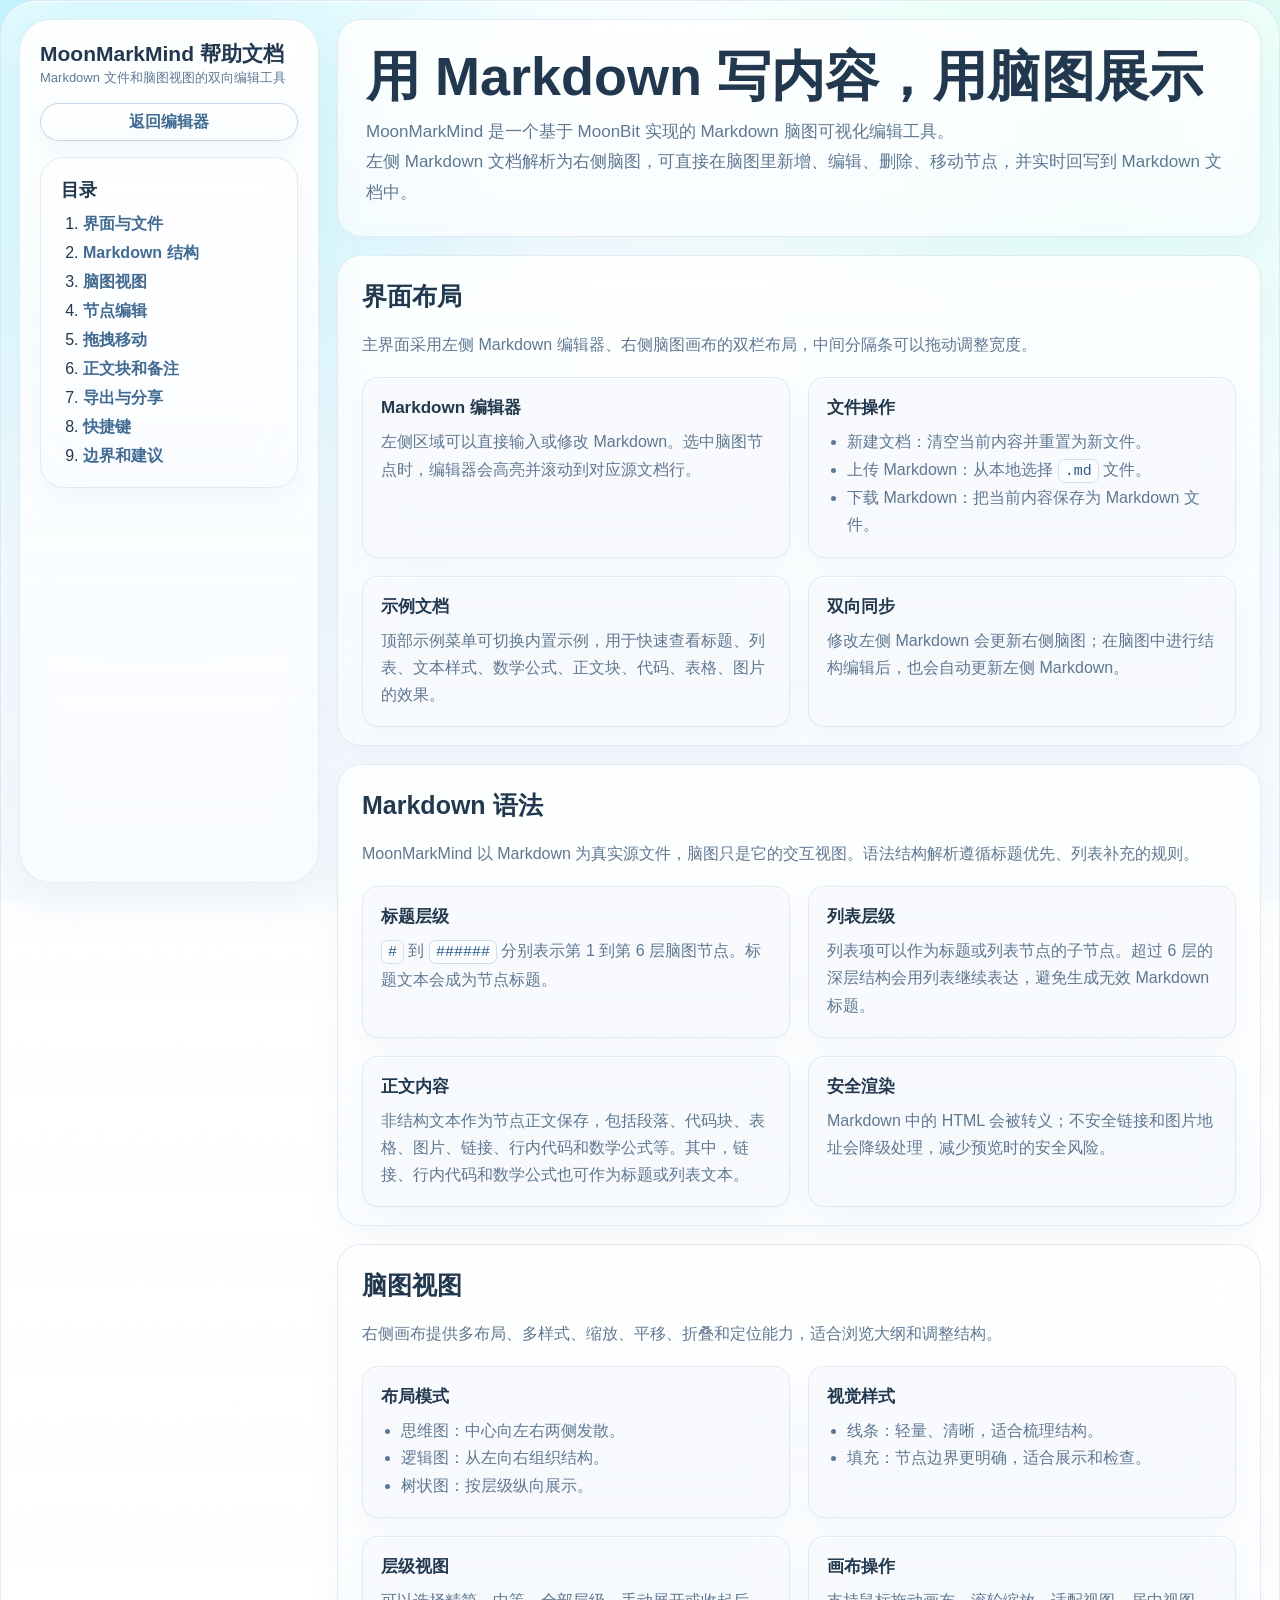
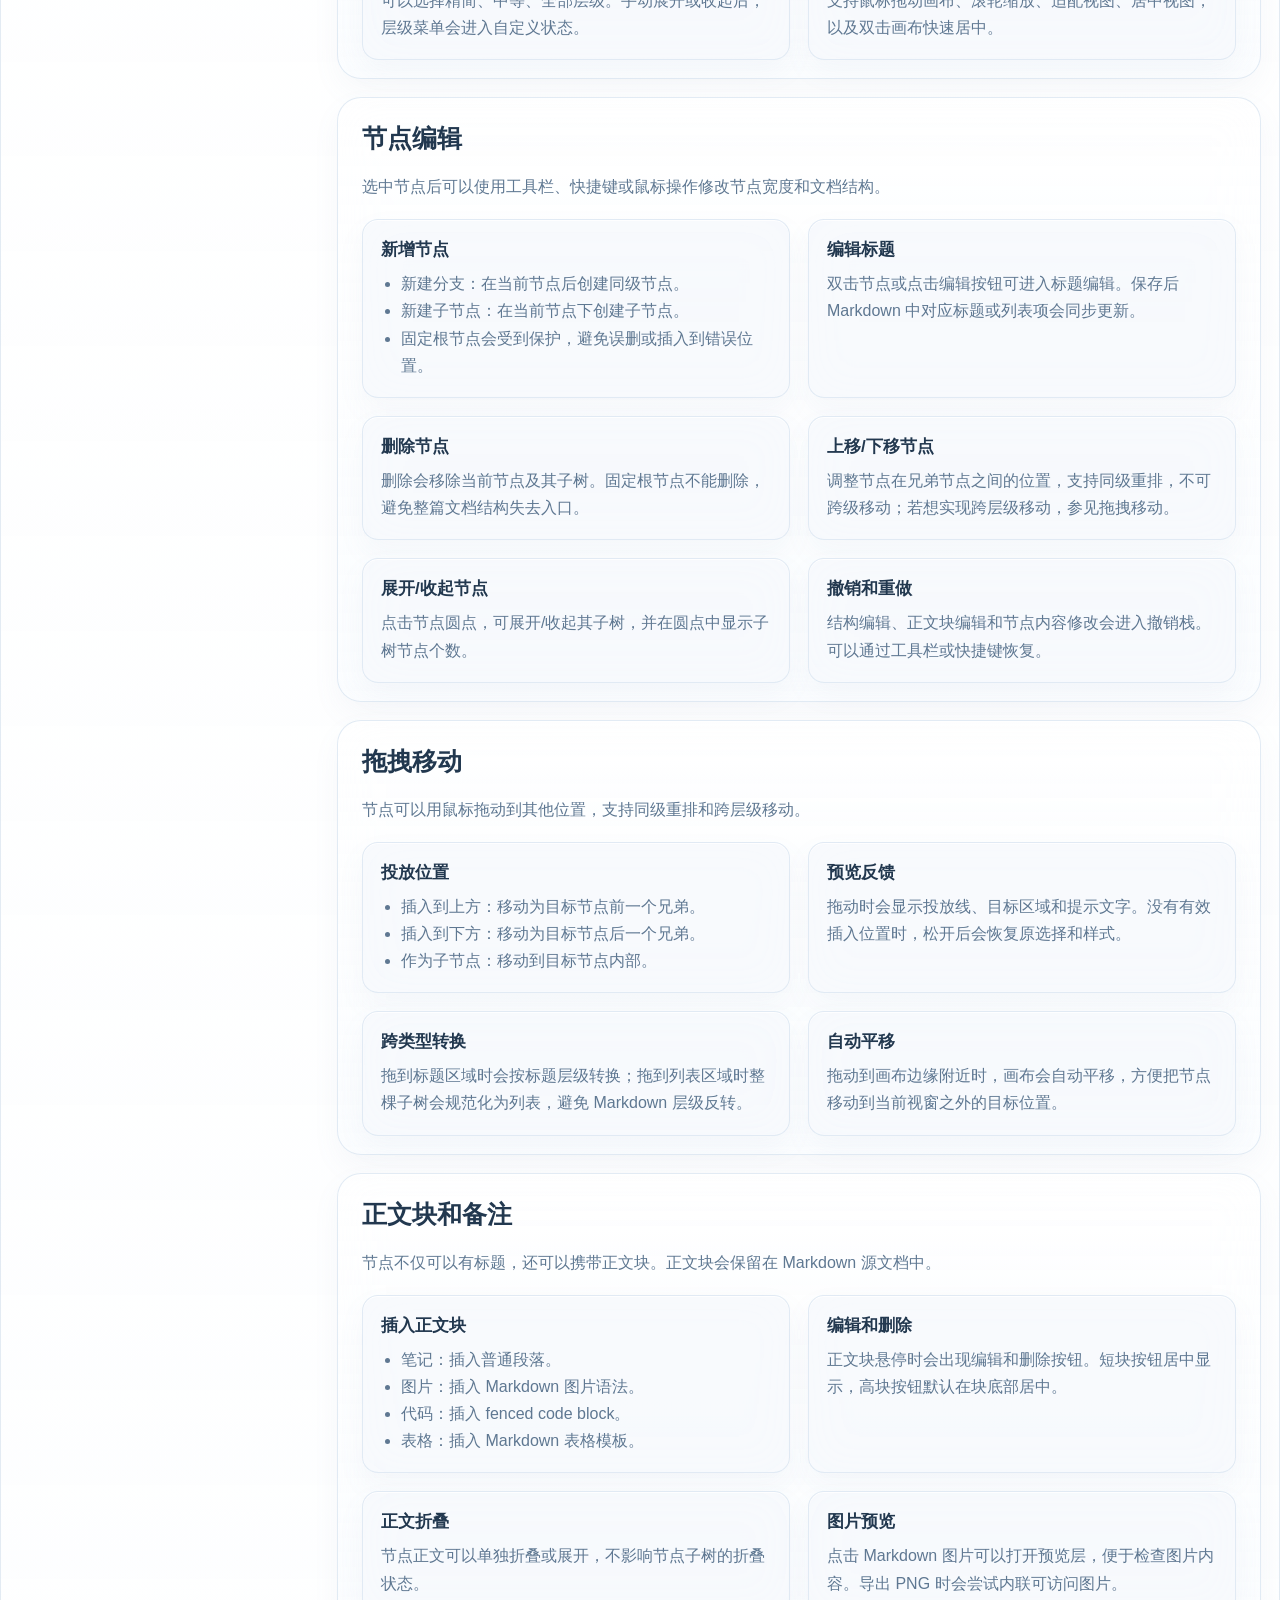
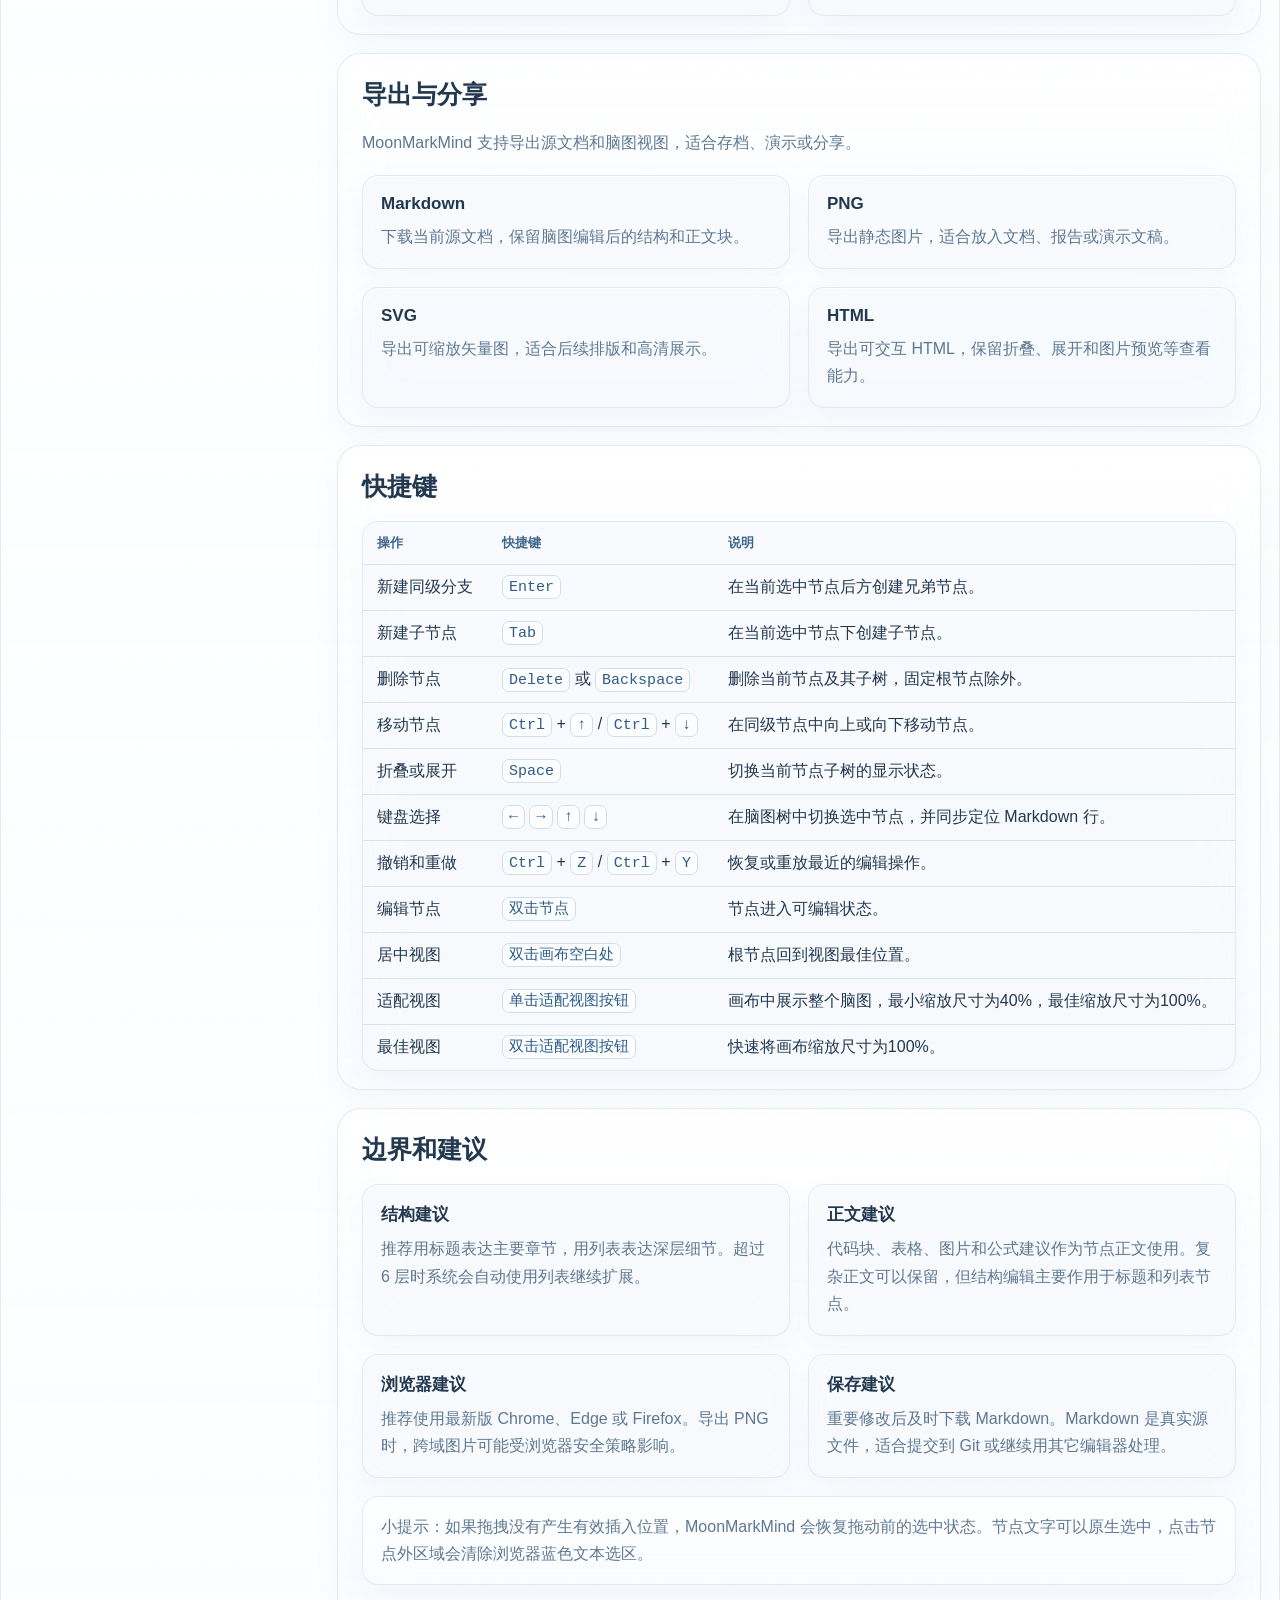
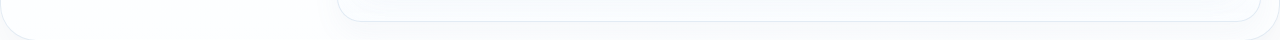
<file: web/help.html>
<!doctype html>
<html lang="zh-CN">
  <head>
    <meta charset="utf-8" />
    <meta name="viewport" content="width=device-width, initial-scale=1" />
    <link rel="icon" type="image/png" href="./logo.png?v=20260419" />
    <link rel="apple-touch-icon" href="./logo.png?v=20260419" />
    <title>MoonMarkMind 帮助文档</title>
    <style>
      :root {
        color-scheme: light;
        --ink: #22384f;
        --muted: #5f7892;
        --soft: rgba(255, 255, 255, 0.74);
        --softer: rgba(249, 252, 255, 0.62);
        --line: rgba(223, 233, 243, 0.9);
        --accent: #4fa9e8;
        --accent-strong: #2e74b5;
        --shadow: inset 0 1px 0 rgba(255, 255, 255, 0.88), 0 12px 28px rgba(120, 139, 164, 0.06);
      }

      * {
        box-sizing: border-box;
      }

      html,
      body {
        min-height: 100%;
        scroll-behavior: smooth;
      }

      body {
        margin: 0;
        color: var(--ink);
        font-family: "Segoe UI", "PingFang SC", "Microsoft YaHei", sans-serif;
        background: radial-gradient(circle at 12% 16%, rgba(116, 226, 255, 0.58) 0%, rgba(116, 226, 255, 0.34) 16%, rgba(116, 226, 255, 0.08) 30%, transparent 42%), radial-gradient(circle at 86% 14%, rgba(140, 255, 206, 0.46) 0%, rgba(140, 255, 206, 0.24) 14%, rgba(140, 255, 206, 0.06) 28%, transparent 40%), linear-gradient(180deg, #f6fcff 0%, #edf6ff 52%, #eef6ff 100%);
        background-attachment: fixed;
        letter-spacing: 0;
      }

      a {
        color: var(--accent-strong);
        text-decoration: none;
      }

      a:hover {
        text-decoration: underline;
      }

      .shell {
        display: grid;
        grid-template-columns: 300px minmax(0, 1fr);
        gap: 18px;
        width: 100%;
        min-height: 100vh;
        margin: 0 auto;
        padding: 18px;
        border: 1px solid rgba(221, 231, 241, 0.8);
        border-radius: 36px;
        background: linear-gradient(180deg, rgba(255, 255, 255, 0.5), rgba(247, 251, 255, 0.3));
        box-shadow: inset 0 1px 0 rgba(255, 255, 255, 0.82), 0 24px 60px rgba(120, 139, 164, 0.1);
        backdrop-filter: blur(26px) saturate(125%);
      }

      .sidebar {
        position: sticky;
        top: 18px;
        z-index: 5;
        display: flex;
        flex-direction: column;
        align-items: center;
        justify-content: flex-start;
        gap: 16px;
        height: calc(100vh - 36px);
        padding: 20px;
        border: 1px solid rgba(222, 232, 242, 0.84);
        border-radius: 32px;
        background: linear-gradient(180deg, rgba(255, 255, 255, 0.92), rgba(248, 251, 255, 0.84));
        box-shadow: inset 0 1px 0 rgba(255, 255, 255, 0.9), 0 18px 46px rgba(120, 139, 164, 0.09);
        backdrop-filter: blur(22px) saturate(122%);
        overflow: auto;
      }

      .brand {
        display: flex;
        flex-direction: column;
        gap: 2px;
        width: 100%;
        min-width: 0;
      }

      .brand strong {
        font-size: 21px;
        line-height: 1.3;
      }

      .brand span {
        color: var(--muted);
        font-size: 13px;
      }

      .back-link {
        display: inline-flex;
        align-items: center;
        justify-content: center;
        width: 100%;
        min-height: 38px;
        padding: 0 15px;
        border: 1px solid rgba(177, 202, 225, 0.72);
        border-radius: 19px;
        background: linear-gradient(180deg, rgba(255, 255, 255, 0.7), rgba(245, 249, 253, 0.42));
        box-shadow: inset 0 1px 0 rgba(255, 255, 255, 0.78), 0 8px 20px rgba(120, 139, 164, 0.08);
        color: #416b92;
        font-weight: 700;
        white-space: nowrap;
      }

      .hero {
        margin-bottom: 18px;
      }

      .intro,
      .toc,
      .section,
      .feature-card,
      .shortcut-table,
      .notice {
        border: 1px solid var(--line);
        background: linear-gradient(180deg, rgba(255, 255, 255, 0.74), rgba(249, 252, 255, 0.62));
        box-shadow: var(--shadow);
        backdrop-filter: blur(22px) saturate(122%);
      }

      .intro {
        padding: 28px;
        border-radius: 24px;
      }

      .intro h1 {
        margin: 0 0 12px;
        font-size: clamp(32px, 5vw, 54px);
        line-height: 1.05;
      }

      .intro p {
        
        margin: 0;
        color: var(--muted);
        font-size: 17px;
        line-height: 1.8;
      }

      .toc {
        width: 100%;
        padding: 20px;
        border-radius: 24px;
      }

      .toc h2 {
        margin: 0 0 12px;
        font-size: 18px;
      }

      .toc ol {
        display: grid;
        gap: 8px;
        margin: 0;
        padding-left: 22px;
      }

      .toc a {
        color: #416b92;
        font-weight: 700;
      }

      .section {
        margin-top: 18px;
        padding: 24px 24px 18px;
        border-radius: 24px;
        scroll-margin-top: 18px;
      }

      .section h2 {
        margin: 0 0 18px;
        font-size: 25px;
      }

      .section > p {
        margin: 0 0 18px;
        color: var(--muted);
        line-height: 1.75;
      }

      .grid {
        display: grid;
        grid-template-columns: repeat(2, minmax(0, 1fr));
        gap: 18px;
      }

      .feature-card {
        padding: 18px;
        border-radius: 16px;
        background: rgba(247, 250, 253, 0.84);
      }

      .feature-card h3 {
        margin: 0 0 9px;
        font-size: 17px;
      }

      .feature-card p,
      .feature-card li {
        color: var(--muted);
        line-height: 1.7;
      }

      .feature-card p {
        margin: 0;
      }

      .feature-card ul {
        margin: 0;
        padding-left: 20px;
      }

      .shortcut-table {
        width: 100%;
        border-collapse: separate;
        border-spacing: 0;
        overflow: hidden;
        border-radius: 16px;
        background: rgba(247, 250, 253, 0.84);
      }

      .shortcut-table th,
      .shortcut-table td {
        padding: 12px 14px;
        border-bottom: 1px solid rgba(190, 211, 231, 0.58);
        text-align: left;
        vertical-align: top;
      }

      .shortcut-table th {
        color: #3e668c;
        font-size: 13px;
        text-transform: uppercase;
      }

      .shortcut-table tr:last-child td {
        border-bottom: 0;
      }

      code {
        padding: 2px 6px;
        border: 1px solid rgba(171, 199, 224, 0.56);
        border-radius: 7px;
        background: rgba(255, 255, 255, 0.7);
        color: #2e5d8a;
        font-family: "Cascadia Code", "Consolas", monospace;
        font-size: 0.94em;
      }

      .section > .notice {
        margin-top: 18px;
        padding: 16px 18px;
        border-radius: 16px;
        color: var(--muted);
        line-height: 1.7;
        background: linear-gradient(180deg, rgba(255, 255, 255, 0.74), rgba(249, 252, 255, 0.62));
      }

      @media (max-width: 820px) {
        .shell {
          display: block;
          padding: 14px;
          border-radius: 28px;
        }

        .grid {
          grid-template-columns: 1fr;
        }

        .sidebar {
          position: static;
          align-items: flex-start;
          height: auto;
          margin-bottom: 18px;
        }

        .intro,
        .section {
          padding: 20px;
        }

        .shortcut-table {
          display: block;
          overflow-x: auto;
        }
      }
    </style>
  </head>
  <body>
    <main class="shell">
      <aside class="sidebar" aria-label="帮助导航">
        <div class="brand">
          <strong>MoonMarkMind 帮助文档</strong>
          <span>Markdown 文件和脑图视图的双向编辑工具</span>
        </div>
        <a class="back-link" href="index.html">返回编辑器</a>

        <nav class="toc" aria-label="帮助目录">
          <h2>目录</h2>
          <ol>
            <li><a href="#workspace">界面与文件</a></li>
            <li><a href="#markdown">Markdown 结构</a></li>
            <li><a href="#mindmap">脑图视图</a></li>
            <li><a href="#editing">节点编辑</a></li>
            <li><a href="#dragging">拖拽移动</a></li>
            <li><a href="#body">正文块和备注</a></li>
            <li><a href="#export">导出与分享</a></li>
            <li><a href="#shortcuts">快捷键</a></li>
            <li><a href="#limits">边界和建议</a></li>
          </ol>
        </nav>
      </aside>

      <div class="content">
        <header class="hero">
          <section class="intro">
            <h1>用 Markdown 写内容，用脑图展示</h1>
            <p>MoonMarkMind 是一个基于 MoonBit 实现的 Markdown 脑图可视化编辑工具。</p>
            <p>左侧 Markdown 文档解析为右侧脑图，可直接在脑图里新增、编辑、删除、移动节点，并实时回写到 Markdown 文档中。</p>
          </section>
        </header>

      <section class="section" id="workspace">
        <h2>界面布局</h2>
        <p>主界面采用左侧 Markdown 编辑器、右侧脑图画布的双栏布局，中间分隔条可以拖动调整宽度。</p>
        <div class="grid">
          <article class="feature-card">
            <h3>Markdown 编辑器</h3>
            <p>左侧区域可以直接输入或修改 Markdown。选中脑图节点时，编辑器会高亮并滚动到对应源文档行。</p>
          </article>
          <article class="feature-card">
            <h3>文件操作</h3>
            <ul>
              <li>新建文档：清空当前内容并重置为新文件。</li>
              <li>上传 Markdown：从本地选择 <code>.md</code> 文件。</li>
              <li>下载 Markdown：把当前内容保存为 Markdown 文件。</li>
            </ul>
          </article>
          <article class="feature-card">
            <h3>示例文档</h3>
            <p>顶部示例菜单可切换内置示例，用于快速查看标题、列表、文本样式、数学公式、正文块、代码、表格、图片的效果。</p>
          </article>
          <article class="feature-card">
            <h3>双向同步</h3>
            <p>修改左侧 Markdown 会更新右侧脑图；在脑图中进行结构编辑后，也会自动更新左侧 Markdown。</p>
          </article>
        </div>
      </section>

      <section class="section" id="markdown">
        <h2>Markdown 语法</h2>
        <p>MoonMarkMind 以 Markdown 为真实源文件，脑图只是它的交互视图。语法结构解析遵循标题优先、列表补充的规则。</p>
        <div class="grid">
          <article class="feature-card">
            <h3>标题层级</h3>
            <p><code>#</code> 到 <code>######</code> 分别表示第 1 到第 6 层脑图节点。标题文本会成为节点标题。</p>
          </article>
          <article class="feature-card">
            <h3>列表层级</h3>
            <p>列表项可以作为标题或列表节点的子节点。超过 6 层的深层结构会用列表继续表达，避免生成无效 Markdown 标题。</p>
          </article>
          <article class="feature-card">
            <h3>正文内容</h3>
            <p>非结构文本作为节点正文保存，包括段落、代码块、表格、图片、链接、行内代码和数学公式等。其中，链接、行内代码和数学公式也可作为标题或列表文本。</p>
          </article>
          <article class="feature-card">
            <h3>安全渲染</h3>
            <p>Markdown 中的 HTML 会被转义；不安全链接和图片地址会降级处理，减少预览时的安全风险。</p>
          </article>
        </div>
      </section>

      <section class="section" id="mindmap">
        <h2>脑图视图</h2>
        <p>右侧画布提供多布局、多样式、缩放、平移、折叠和定位能力，适合浏览大纲和调整结构。</p>
        <div class="grid">
          <article class="feature-card">
            <h3>布局模式</h3>
            <ul>
              <li>思维图：中心向左右两侧发散。</li>
              <li>逻辑图：从左向右组织结构。</li>
              <li>树状图：按层级纵向展示。</li>
            </ul>
          </article>
          <article class="feature-card">
            <h3>视觉样式</h3>
            <ul>
              <li>线条：轻量、清晰，适合梳理结构。</li>
              <li>填充：节点边界更明确，适合展示和检查。</li>
            </ul>
          </article>
          <article class="feature-card">
            <h3>层级视图</h3>
            <p>可以选择精简、中等、全部层级。手动展开或收起后，层级菜单会进入自定义状态。</p>
          </article>
          <article class="feature-card">
            <h3>画布操作</h3>
            <p>支持鼠标拖动画布、滚轮缩放、适配视图、居中视图，以及双击画布快速居中。</p>
          </article>
        </div>
      </section>

      <section class="section" id="editing">
        <h2>节点编辑</h2>
        <p>选中节点后可以使用工具栏、快捷键或鼠标操作修改节点宽度和文档结构。</p>
        <div class="grid">
          <article class="feature-card">
            <h3>新增节点</h3>
            <ul>
              <li>新建分支：在当前节点后创建同级节点。</li>
              <li>新建子节点：在当前节点下创建子节点。</li>
              <li>固定根节点会受到保护，避免误删或插入到错误位置。</li>
            </ul>
          </article>
          <article class="feature-card">
            <h3>编辑标题</h3>
            <p>双击节点或点击编辑按钮可进入标题编辑。保存后 Markdown 中对应标题或列表项会同步更新。</p>
          </article>
          <article class="feature-card">
            <h3>删除节点</h3>
            <p>删除会移除当前节点及其子树。固定根节点不能删除，避免整篇文档结构失去入口。</p>
          </article>
          <article class="feature-card">
            <h3>上移/下移节点</h3>
            <p>调整节点在兄弟节点之间的位置，支持同级重排，不可跨级移动；若想实现跨层级移动，参见拖拽移动。</p>
          </article>
          <article class="feature-card">
            <h3>展开/收起节点</h3>
            <p>点击节点圆点，可展开/收起其子树，并在圆点中显示子树节点个数。</p>
          </article>
          <article class="feature-card">
            <h3>撤销和重做</h3>
            <p>结构编辑、正文块编辑和节点内容修改会进入撤销栈。可以通过工具栏或快捷键恢复。</p>
          </article>
        </div>
      </section>

      <section class="section" id="dragging">
        <h2>拖拽移动</h2>
        <p>节点可以用鼠标拖动到其他位置，支持同级重排和跨层级移动。</p>
        <div class="grid">
          <article class="feature-card">
            <h3>投放位置</h3>
            <ul>
              <li>插入到上方：移动为目标节点前一个兄弟。</li>
              <li>插入到下方：移动为目标节点后一个兄弟。</li>
              <li>作为子节点：移动到目标节点内部。</li>
            </ul>
          </article>
          <article class="feature-card">
            <h3>预览反馈</h3>
            <p>拖动时会显示投放线、目标区域和提示文字。没有有效插入位置时，松开后会恢复原选择和样式。</p>
          </article>
          <article class="feature-card">
            <h3>跨类型转换</h3>
            <p>拖到标题区域时会按标题层级转换；拖到列表区域时整棵子树会规范化为列表，避免 Markdown 层级反转。</p>
          </article>
          <article class="feature-card">
            <h3>自动平移</h3>
            <p>拖动到画布边缘附近时，画布会自动平移，方便把节点移动到当前视窗之外的目标位置。</p>
          </article>
        </div>
      </section>

      <section class="section" id="body">
        <h2>正文块和备注</h2>
        <p>节点不仅可以有标题，还可以携带正文块。正文块会保留在 Markdown 源文档中。</p>
        <div class="grid">
          <article class="feature-card">
            <h3>插入正文块</h3>
            <ul>
              <li>笔记：插入普通段落。</li>
              <li>图片：插入 Markdown 图片语法。</li>
              <li>代码：插入 fenced code block。</li>
              <li>表格：插入 Markdown 表格模板。</li>
            </ul>
          </article>
          <article class="feature-card">
            <h3>编辑和删除</h3>
            <p>正文块悬停时会出现编辑和删除按钮。短块按钮居中显示，高块按钮默认在块底部居中。</p>
          </article>
          <article class="feature-card">
            <h3>正文折叠</h3>
            <p>节点正文可以单独折叠或展开，不影响节点子树的折叠状态。</p>
          </article>
          <article class="feature-card">
            <h3>图片预览</h3>
            <p>点击 Markdown 图片可以打开预览层，便于检查图片内容。导出 PNG 时会尝试内联可访问图片。</p>
          </article>
        </div>
      </section>

      <section class="section" id="export">
        <h2>导出与分享</h2>
        <p>MoonMarkMind 支持导出源文档和脑图视图，适合存档、演示或分享。</p>
        <div class="grid">
          <article class="feature-card">
            <h3>Markdown</h3>
            <p>下载当前源文档，保留脑图编辑后的结构和正文块。</p>
          </article>
          <article class="feature-card">
            <h3>PNG</h3>
            <p>导出静态图片，适合放入文档、报告或演示文稿。</p>
          </article>
          <article class="feature-card">
            <h3>SVG</h3>
            <p>导出可缩放矢量图，适合后续排版和高清展示。</p>
          </article>
          <article class="feature-card">
            <h3>HTML</h3>
            <p>导出可交互 HTML，保留折叠、展开和图片预览等查看能力。</p>
          </article>
        </div>
      </section>

      <section class="section" id="shortcuts">
        <h2>快捷键</h2>
        <table class="shortcut-table">
          <thead>
            <tr>
              <th>操作</th>
              <th>快捷键</th>
              <th>说明</th>
            </tr>
          </thead>
          <tbody>
            <tr>
              <td>新建同级分支</td>
              <td><code>Enter</code></td>
              <td>在当前选中节点后方创建兄弟节点。</td>
            </tr>
            <tr>
              <td>新建子节点</td>
              <td><code>Tab</code></td>
              <td>在当前选中节点下创建子节点。</td>
            </tr>
            <tr>
              <td>删除节点</td>
              <td><code>Delete</code> 或 <code>Backspace</code></td>
              <td>删除当前节点及其子树，固定根节点除外。</td>
            </tr>
            <tr>
              <td>移动节点</td>
              <td><code>Ctrl</code> + <code>↑</code> / <code>Ctrl</code> + <code>↓</code></td>
              <td>在同级节点中向上或向下移动节点。</td>
            </tr>
            <tr>
              <td>折叠或展开</td>
              <td><code>Space</code></td>
              <td>切换当前节点子树的显示状态。</td>
            </tr>
            <tr>
              <td>键盘选择</td>
              <td><code>←</code> <code>→</code> <code>↑</code> <code>↓</code></td>
              <td>在脑图树中切换选中节点，并同步定位 Markdown 行。</td>
            </tr>
            <tr>
              <td>撤销和重做</td>
              <td><code>Ctrl</code> + <code>Z</code> / <code>Ctrl</code> + <code>Y</code></td>
              <td>恢复或重放最近的编辑操作。</td>
            </tr>
            <tr>
              <td>编辑节点</td>
              <td><code>双击节点</code></td>
              <td>节点进入可编辑状态。</td>
            </tr>
            <tr>
              <td>居中视图</td>
              <td><code>双击画布空白处</code></td>
              <td>根节点回到视图最佳位置。</td>
            </tr>
            <tr>
              <td>适配视图</td>
              <td><code>单击适配视图按钮</code></td>
              <td>画布中展示整个脑图，最小缩放尺寸为40%，最佳缩放尺寸为100%。</td>
            </tr>
            <tr>
              <td>最佳视图</td>
              <td><code>双击适配视图按钮</code></td>
              <td>快速将画布缩放尺寸为100%。</td>
            </tr>
          </tbody>
        </table>
      </section>

      <section class="section" id="limits">
        <h2>边界和建议</h2>
        <div class="grid">
          <article class="feature-card">
            <h3>结构建议</h3>
            <p>推荐用标题表达主要章节，用列表表达深层细节。超过 6 层时系统会自动使用列表继续扩展。</p>
          </article>
          <article class="feature-card">
            <h3>正文建议</h3>
            <p>代码块、表格、图片和公式建议作为节点正文使用。复杂正文可以保留，但结构编辑主要作用于标题和列表节点。</p>
          </article>
          <article class="feature-card">
            <h3>浏览器建议</h3>
            <p>推荐使用最新版 Chrome、Edge 或 Firefox。导出 PNG 时，跨域图片可能受浏览器安全策略影响。</p>
          </article>
          <article class="feature-card">
            <h3>保存建议</h3>
            <p>重要修改后及时下载 Markdown。Markdown 是真实源文件，适合提交到 Git 或继续用其它编辑器处理。</p>
          </article>
        </div>
        <p class="notice">
          小提示：如果拖拽没有产生有效插入位置，MoonMarkMind 会恢复拖动前的选中状态。节点文字可以原生选中，点击节点外区域会清除浏览器蓝色文本选区。
        </p>
      </section>
      </div>
    </main>
  </body>
</html>
</file>
